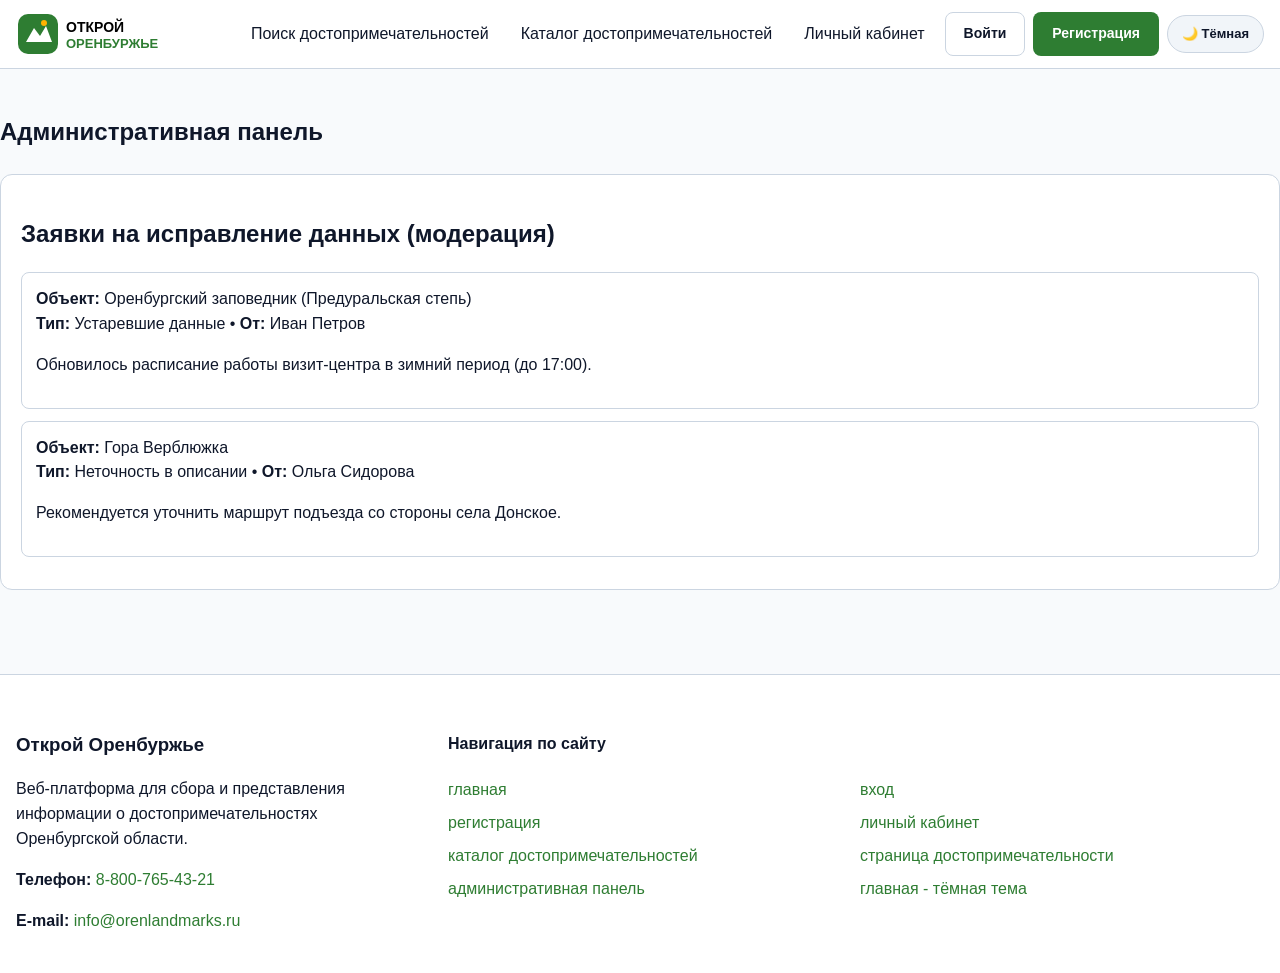
<file: admin.html>
<!DOCTYPE html>
<html lang="ru">
<head>
  <meta charset="UTF-8">
  <meta name="viewport" content="width=device-width, initial-scale=1.0">
  <title>Административная панель — Открой Оренбуржье</title>
  <link rel="stylesheet" href="css/style.css">
</head>
<body>
<header class="site-header">
  <div class="container header-inner">
    <a href="index.html" id="logo" aria-label="Открой Оренбуржье">
      <img src="media/logo.svg" alt="Логотип Открой Оренбуржье" width="180" height="44">
    </a>
    <input type="checkbox" id="nav-toggle" class="nav-toggle-input" aria-label="Открыть меню">
    <label for="nav-toggle" class="nav-toggle-label">
      <span></span>
      <span></span>
      <span></span>
    </label>
    <nav id="main-nav">
      <a href="index.html#search-section" id="go-to-search" class="nav-link">Поиск достопримечательностей</a>
      <a href="catalog.html" id="nav-catalog" class="nav-link">Каталог достопримечательностей</a>
      <a href="profile.html" id="nav-profile" class="nav-link">Личный кабинет</a>
      <a href="login.html" id="nav-login" class="btn btn-outline">Войти</a>
      <a href="register.html" id="nav-register" class="btn btn-primary">Регистрация</a>
      <a href="index_dark.html" class="theme-btn" title="Переключить тему оформления">🌙 Тёмная</a>
    </nav>
  </div>
</header>
<main class="container section">
  <h1 class="section-title">Административная панель</h1>
  <div class="info-panel">
    <h2>Заявки на исправление данных (модерация)</h2>
    <div class="comment-card">
      <strong>Объект:</strong> Оренбургский заповедник (Предуральская степь)<br>
      <strong>Тип:</strong> Устаревшие данные • <strong>От:</strong> Иван Петров<br>
      <p>Обновилось расписание работы визит-центра в зимний период (до 17:00).</p>
    </div>
    <div class="comment-card">
      <strong>Объект:</strong> Гора Верблюжка<br>
      <strong>Тип:</strong> Неточность в описании • <strong>От:</strong> Ольга Сидорова<br>
      <p>Рекомендуется уточнить маршрут подъезда со стороны села Донское.</p>
    </div>
  </div>
</main>
<footer id="footer">
  <div class="container footer-grid">
    <div>
      <h3>Открой Оренбуржье</h3>
      <p>Веб-платформа для сбора и представления информации о достопримечательностях Оренбургской области.</p>
      <p><strong>Телефон:</strong> <a href="tel:88007654321">8-800-765-43-21</a></p>
      <p><strong>E-mail:</strong> <a href="mailto:info@orenlandmarks.ru">info@orenlandmarks.ru</a></p>
    </div>
    <div>
      <h4>Навигация по сайту</h4>
      <ul class="footer-nav">
        <li><a href="index.html">главная</a></li>
        <li><a href="login.html">вход</a></li>
        <li><a href="register.html">регистрация</a></li>
        <li><a href="profile.html">личный кабинет</a></li>
        <li><a href="catalog.html">каталог достопримечательностей</a></li>
        <li><a href="landmark.html">страница достопримечательности</a></li>
        <li><a href="admin.html">административная панель</a></li>
        <li><a href="index_dark.html">главная - тёмная тема</a></li>
      </ul>
    </div>
  </div>
</footer>
</body>
</html>
</file>
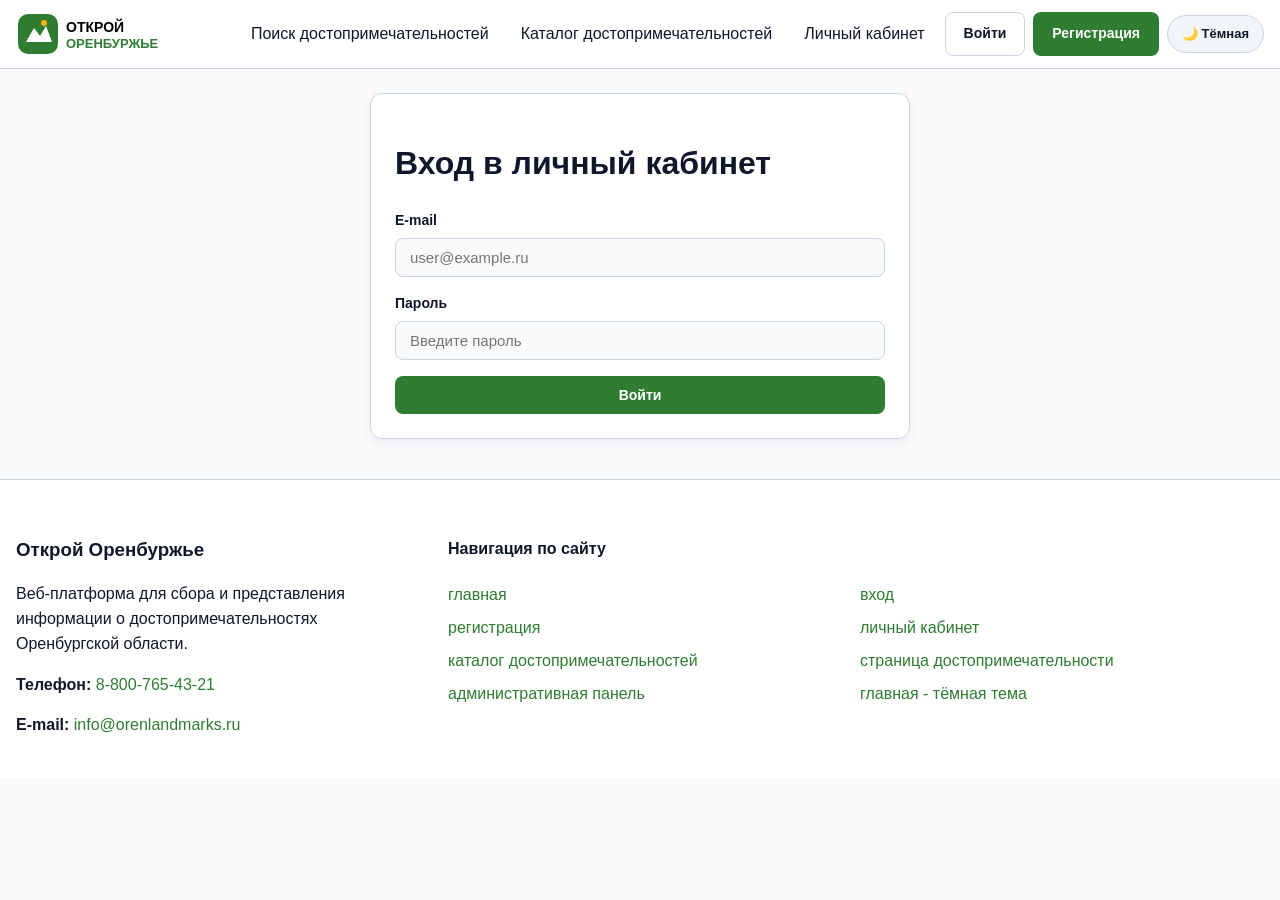
<file: login.html>
<!DOCTYPE html>
<html lang="ru">
<head>
  <meta charset="UTF-8">
  <meta name="viewport" content="width=device-width, initial-scale=1.0">
  <title>Вход в личный кабинет — Открой Оренбуржье</title>
  <link rel="stylesheet" href="css/style.css">
</head>
<body>
<header class="site-header">
  <div class="container header-inner">
    <a href="index.html" id="logo" aria-label="Открой Оренбуржье">
      <img src="media/logo.svg" alt="Логотип Открой Оренбуржье" width="180" height="44">
    </a>
    <input type="checkbox" id="nav-toggle" class="nav-toggle-input" aria-label="Открыть меню">
    <label for="nav-toggle" class="nav-toggle-label">
      <span></span>
      <span></span>
      <span></span>
    </label>
    <nav id="main-nav">
      <a href="index.html#search-section" id="go-to-search" class="nav-link">Поиск достопримечательностей</a>
      <a href="catalog.html" id="nav-catalog" class="nav-link">Каталог достопримечательностей</a>
      <a href="profile.html" id="nav-profile" class="nav-link">Личный кабинет</a>
      <a href="login.html" id="nav-login" class="btn btn-outline">Войти</a>
      <a href="register.html" id="nav-register" class="btn btn-primary">Регистрация</a>
      <a href="index_dark.html" class="theme-btn" title="Переключить тему оформления">🌙 Тёмная</a>
    </nav>
  </div>
</header>
<main class="container">
  <div class="form-box">
    <h1>Вход в личный кабинет</h1>
    <form id="login-form" action="profile.html" method="get">
      <div class="form-group">
        <label for="login-email">E-mail</label>
        <input type="email" id="login-email" name="email" class="form-control" placeholder="user@example.ru" required>
      </div>
      <div class="form-group">
        <label for="login-password">Пароль</label>
        <input type="password" id="login-password" name="password" class="form-control" placeholder="Введите пароль" required minlength="6">
      </div>
      <button type="submit" id="login-submit" class="btn btn-primary" style="width:100%;">Войти</button>
    </form>
  </div>
</main>
<footer id="footer">
  <div class="container footer-grid">
    <div>
      <h3>Открой Оренбуржье</h3>
      <p>Веб-платформа для сбора и представления информации о достопримечательностях Оренбургской области.</p>
      <p><strong>Телефон:</strong> <a href="tel:88007654321">8-800-765-43-21</a></p>
      <p><strong>E-mail:</strong> <a href="mailto:info@orenlandmarks.ru">info@orenlandmarks.ru</a></p>
    </div>
    <div>
      <h4>Навигация по сайту</h4>
      <ul class="footer-nav">
        <li><a href="index.html">главная</a></li>
        <li><a href="login.html">вход</a></li>
        <li><a href="register.html">регистрация</a></li>
        <li><a href="profile.html">личный кабинет</a></li>
        <li><a href="catalog.html">каталог достопримечательностей</a></li>
        <li><a href="landmark.html">страница достопримечательности</a></li>
        <li><a href="admin.html">административная панель</a></li>
        <li><a href="index_dark.html">главная - тёмная тема</a></li>
      </ul>
    </div>
  </div>
</footer>
</body>
</html>
</file>
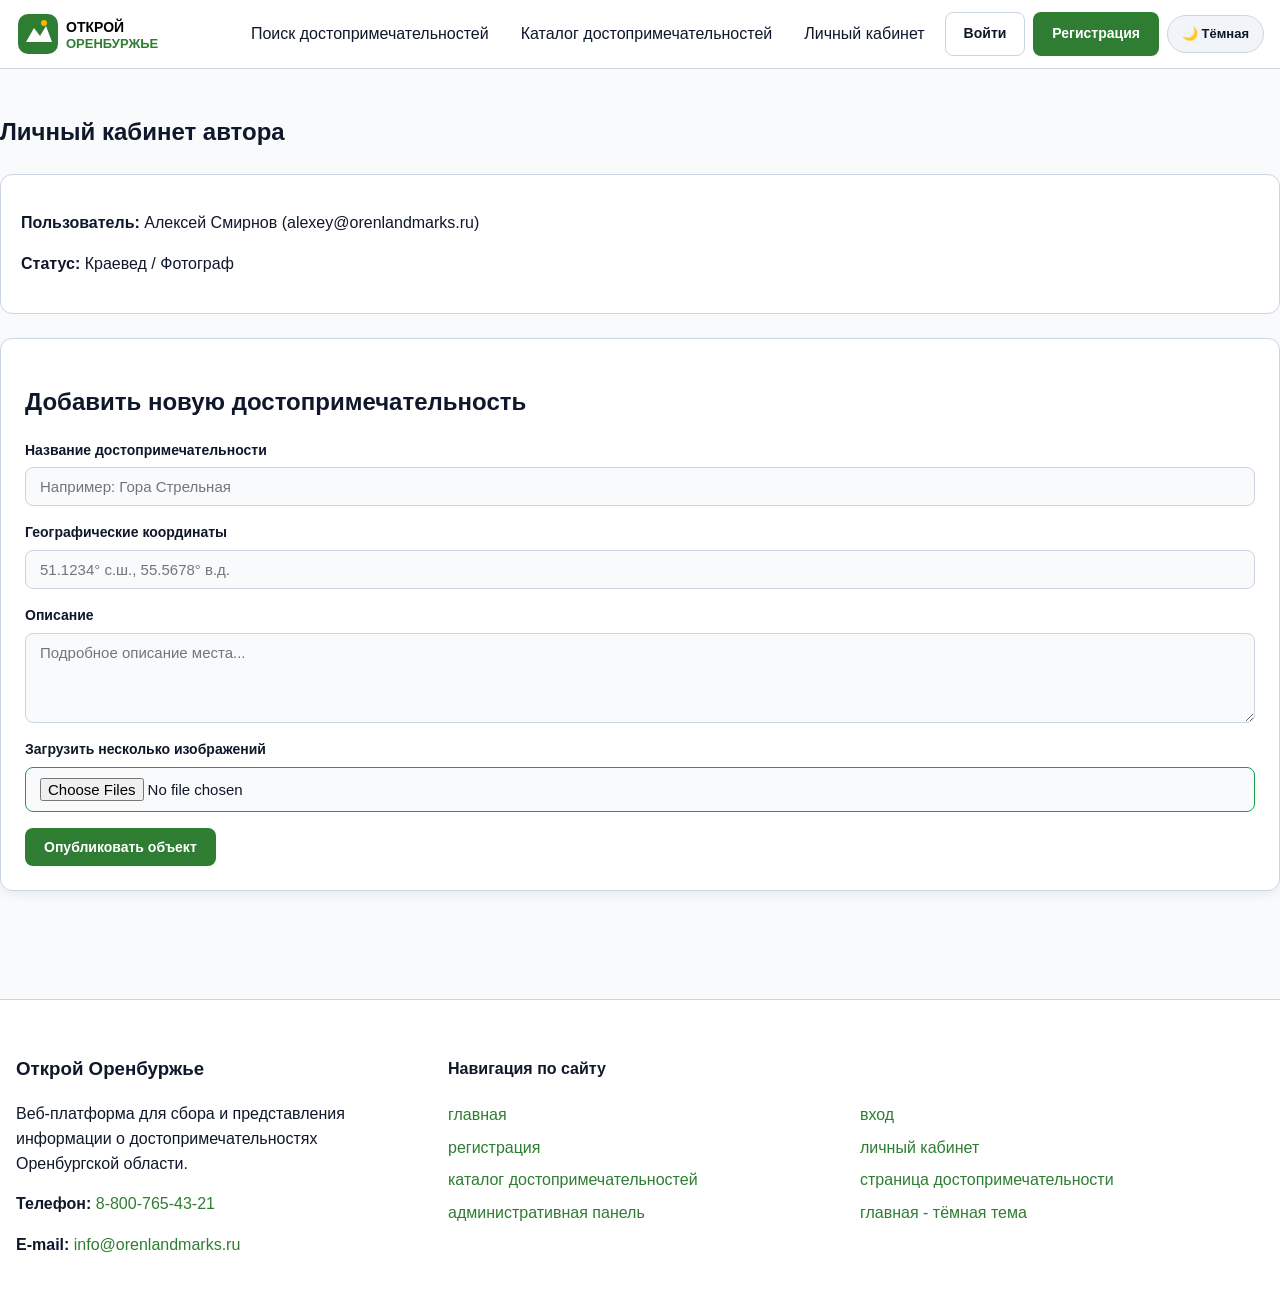
<file: profile.html>
<!DOCTYPE html>
<html lang="ru">
<head>
  <meta charset="UTF-8">
  <meta name="viewport" content="width=device-width, initial-scale=1.0">
  <title>Личный кабинет — Открой Оренбуржье</title>
  <link rel="stylesheet" href="css/style.css">
</head>
<body>
<header class="site-header">
  <div class="container header-inner">
    <a href="index.html" id="logo" aria-label="Открой Оренбуржье">
      <img src="media/logo.svg" alt="Логотип Открой Оренбуржье" width="180" height="44">
    </a>
    <input type="checkbox" id="nav-toggle" class="nav-toggle-input" aria-label="Открыть меню">
    <label for="nav-toggle" class="nav-toggle-label">
      <span></span>
      <span></span>
      <span></span>
    </label>
    <nav id="main-nav">
      <a href="index.html#search-section" id="go-to-search" class="nav-link">Поиск достопримечательностей</a>
      <a href="catalog.html" id="nav-catalog" class="nav-link">Каталог достопримечательностей</a>
      <a href="profile.html" id="nav-profile" class="nav-link">Личный кабинет</a>
      <a href="login.html" id="nav-login" class="btn btn-outline">Войти</a>
      <a href="register.html" id="nav-register" class="btn btn-primary">Регистрация</a>
      <a href="index_dark.html" class="theme-btn" title="Переключить тему оформления">🌙 Тёмная</a>
    </nav>
  </div>
</header>
<main class="container section">
  <h1 class="section-title">Личный кабинет автора</h1>
  <div class="info-panel" style="margin-bottom:24px;">
    <p><strong>Пользователь:</strong> Алексей Смирнов (alexey@orenlandmarks.ru)</p>
    <p><strong>Статус:</strong> Краевед / Фотограф</p>
  </div>
  <div class="form-box" style="max-width:100%;">
    <h2>Добавить новую достопримечательность</h2>
    <form action="catalog.html" method="get">
      <div class="form-group">
        <label for="new-title">Название достопримечательности</label>
        <input type="text" id="new-title" class="form-control" placeholder="Например: Гора Стрельная" required>
      </div>
      <div class="form-group">
        <label for="new-coords">Географические координаты</label>
        <input type="text" id="new-coords" class="form-control" placeholder="51.1234° с.ш., 55.5678° в.д." required>
      </div>
      <div class="form-group">
        <label for="new-desc">Описание</label>
        <textarea id="new-desc" rows="4" class="form-control" placeholder="Подробное описание места..." required></textarea>
      </div>
      <div class="form-group">
        <label for="new-photos">Загрузить несколько изображений</label>
        <input type="file" id="new-photos" class="form-control" multiple accept="image/*">
      </div>
      <button type="submit" class="btn btn-primary">Опубликовать объект</button>
    </form>
  </div>
</main>
<footer id="footer">
  <div class="container footer-grid">
    <div>
      <h3>Открой Оренбуржье</h3>
      <p>Веб-платформа для сбора и представления информации о достопримечательностях Оренбургской области.</p>
      <p><strong>Телефон:</strong> <a href="tel:88007654321">8-800-765-43-21</a></p>
      <p><strong>E-mail:</strong> <a href="mailto:info@orenlandmarks.ru">info@orenlandmarks.ru</a></p>
    </div>
    <div>
      <h4>Навигация по сайту</h4>
      <ul class="footer-nav">
        <li><a href="index.html">главная</a></li>
        <li><a href="login.html">вход</a></li>
        <li><a href="register.html">регистрация</a></li>
        <li><a href="profile.html">личный кабинет</a></li>
        <li><a href="catalog.html">каталог достопримечательностей</a></li>
        <li><a href="landmark.html">страница достопримечательности</a></li>
        <li><a href="admin.html">административная панель</a></li>
        <li><a href="index_dark.html">главная - тёмная тема</a></li>
      </ul>
    </div>
  </div>
</footer>
</body>
</html>
</file>
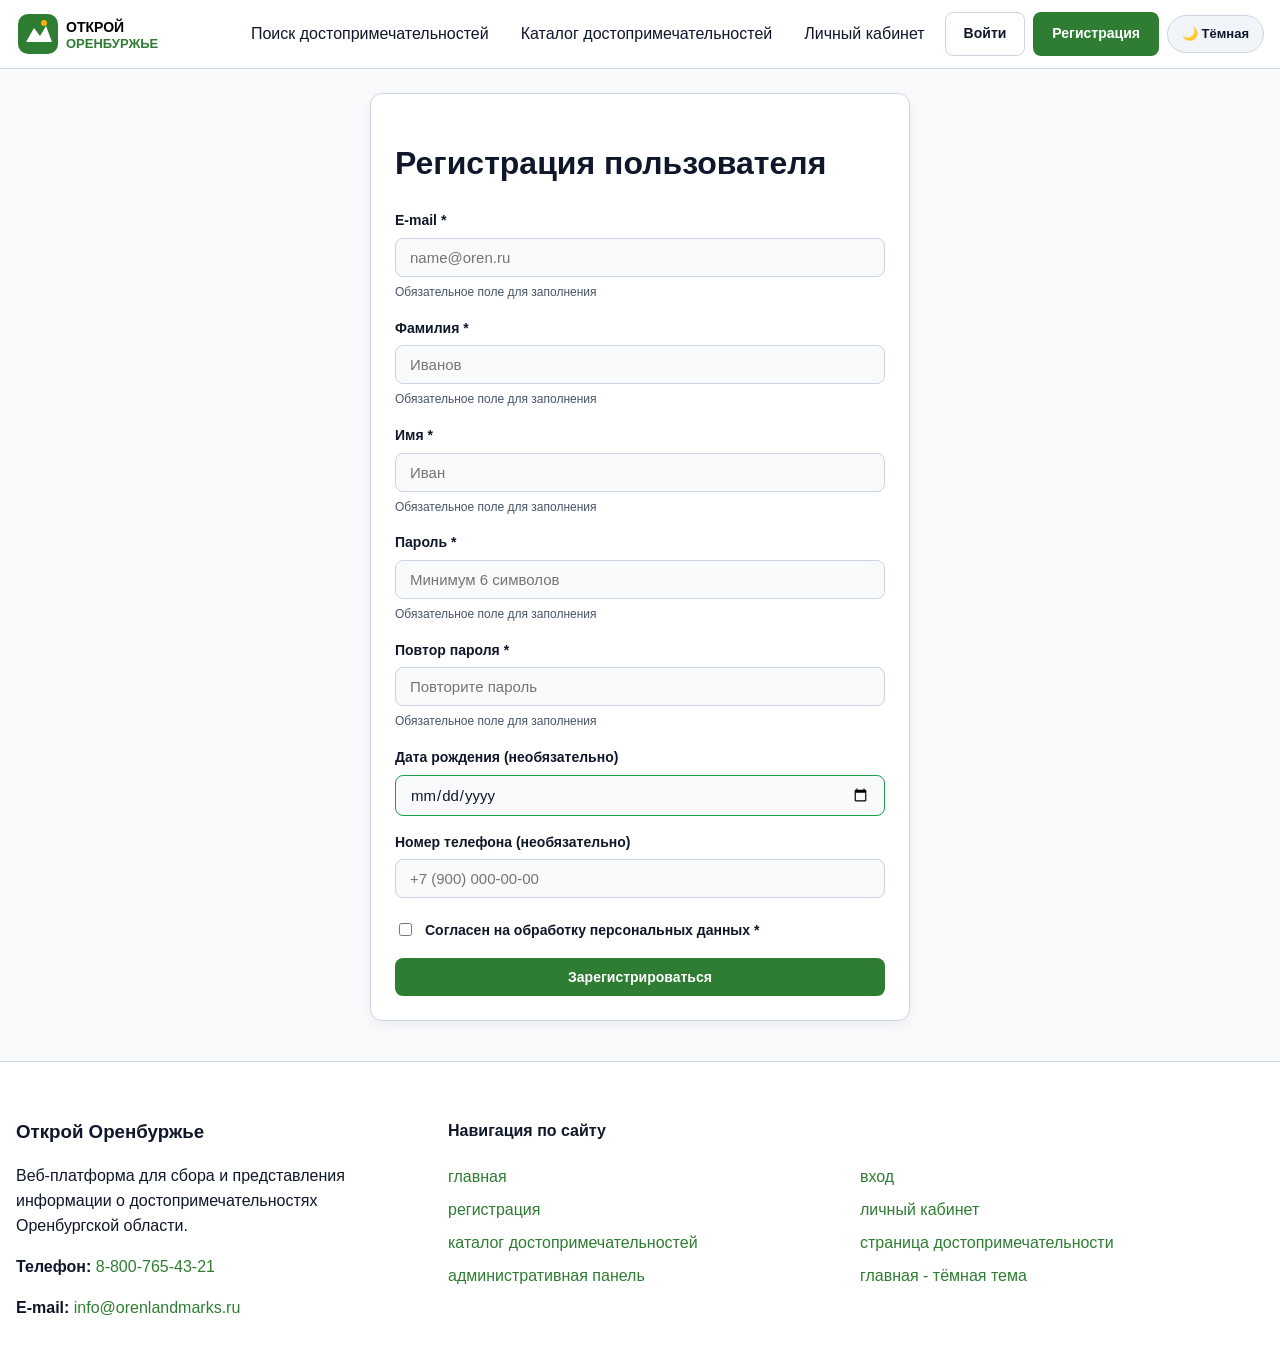
<file: register.html>
<!DOCTYPE html>
<html lang="ru">
<head>
  <meta charset="UTF-8">
  <meta name="viewport" content="width=device-width, initial-scale=1.0">
  <title>Регистрация — Открой Оренбуржье</title>
  <link rel="stylesheet" href="css/style.css">
</head>
<body>
<header class="site-header">
  <div class="container header-inner">
    <a href="index.html" id="logo" aria-label="Открой Оренбуржье">
      <img src="media/logo.svg" alt="Логотип Открой Оренбуржье" width="180" height="44">
    </a>
    <input type="checkbox" id="nav-toggle" class="nav-toggle-input" aria-label="Открыть меню">
    <label for="nav-toggle" class="nav-toggle-label">
      <span></span>
      <span></span>
      <span></span>
    </label>
    <nav id="main-nav">
      <a href="index.html#search-section" id="go-to-search" class="nav-link">Поиск достопримечательностей</a>
      <a href="catalog.html" id="nav-catalog" class="nav-link">Каталог достопримечательностей</a>
      <a href="profile.html" id="nav-profile" class="nav-link">Личный кабинет</a>
      <a href="login.html" id="nav-login" class="btn btn-outline">Войти</a>
      <a href="register.html" id="nav-register" class="btn btn-primary">Регистрация</a>
      <a href="index_dark.html" class="theme-btn" title="Переключить тему оформления">🌙 Тёмная</a>
    </nav>
  </div>
</header>
<main class="container">
  <div class="form-box">
    <h1>Регистрация пользователя</h1>
    <form id="register-form" action="profile.html" method="get">
      <div class="form-group">
        <label for="reg-email">E-mail *</label>
        <input type="email" id="reg-email" name="email" class="form-control" placeholder="name@oren.ru" required>
        <div class="validation-hints">
          <span class="hint-empty">Обязательное поле для заполнения</span>
          <span class="hint-invalid">Некорректный формат E-mail</span>
          <span class="hint-valid">E-mail заполнен корректно</span>
        </div>
      </div>
      <div class="form-group">
        <label for="reg-lastname">Фамилия *</label>
        <input type="text" id="reg-lastname" name="lastname" class="form-control" placeholder="Иванов" required minlength="2">
        <div class="validation-hints">
          <span class="hint-empty">Обязательное поле для заполнения</span>
          <span class="hint-invalid">Введите минимум 2 символа</span>
          <span class="hint-valid">Фамилия заполнена корректно</span>
        </div>
      </div>
      <div class="form-group">
        <label for="reg-firstname">Имя *</label>
        <input type="text" id="reg-firstname" name="firstname" class="form-control" placeholder="Иван" required minlength="2">
        <div class="validation-hints">
          <span class="hint-empty">Обязательное поле для заполнения</span>
          <span class="hint-invalid">Введите минимум 2 символа</span>
          <span class="hint-valid">Имя заполнено корректно</span>
        </div>
      </div>
      <div class="form-group">
        <label for="reg-password">Пароль *</label>
        <input type="password" id="reg-password" name="password" class="form-control" placeholder="Минимум 6 символов" required minlength="6">
        <div class="validation-hints">
          <span class="hint-empty">Обязательное поле для заполнения</span>
          <span class="hint-invalid">Пароль должен содержать от 6 символов</span>
          <span class="hint-valid">Надёжный пароль</span>
        </div>
      </div>
      <div class="form-group">
        <label for="reg-password-confirm">Повтор пароля *</label>
        <input type="password" id="reg-password-confirm" name="password_confirm" class="form-control" placeholder="Повторите пароль" required minlength="6">
        <div class="validation-hints">
          <span class="hint-empty">Обязательное поле для заполнения</span>
          <span class="hint-invalid">Повторите пароль (от 6 символов)</span>
          <span class="hint-valid">Поле заполнено корректно</span>
        </div>
      </div>
      <div class="form-group">
        <label for="reg-birthdate">Дата рождения (необязательно)</label>
        <input type="date" id="reg-birthdate" name="birthdate" class="form-control">
      </div>
      <div class="form-group">
        <label for="reg-phone">Номер телефона (необязательно)</label>
        <input type="tel" id="reg-phone" name="phone" class="form-control" placeholder="+7 (900) 000-00-00" pattern="[+0-9\s\-\(\)]{7,20}">
        <div class="validation-hints">
          <span class="hint-invalid">Некорректный номер телефона</span>
          <span class="hint-valid">Номер телефона корректен</span>
        </div>
      </div>
      <div class="form-group">
        <label class="checkbox-row">
          <input type="checkbox" id="reg-consent" name="consent" required>
          <span>Согласен на обработку персональных данных *</span>
        </label>
      </div>
      <button type="submit" id="reg-submit" class="btn btn-primary" style="width:100%;">Зарегистрироваться</button>
    </form>
  </div>
</main>
<footer id="footer">
  <div class="container footer-grid">
    <div>
      <h3>Открой Оренбуржье</h3>
      <p>Веб-платформа для сбора и представления информации о достопримечательностях Оренбургской области.</p>
      <p><strong>Телефон:</strong> <a href="tel:88007654321">8-800-765-43-21</a></p>
      <p><strong>E-mail:</strong> <a href="mailto:info@orenlandmarks.ru">info@orenlandmarks.ru</a></p>
    </div>
    <div>
      <h4>Навигация по сайту</h4>
      <ul class="footer-nav">
        <li><a href="index.html">главная</a></li>
        <li><a href="login.html">вход</a></li>
        <li><a href="register.html">регистрация</a></li>
        <li><a href="profile.html">личный кабинет</a></li>
        <li><a href="catalog.html">каталог достопримечательностей</a></li>
        <li><a href="landmark.html">страница достопримечательности</a></li>
        <li><a href="admin.html">административная панель</a></li>
        <li><a href="index_dark.html">главная - тёмная тема</a></li>
      </ul>
    </div>
  </div>
</footer>
</body>
</html>
</file>
<file: css/style.css>
/* ==========================================================================
   Стили платформы «Открой Оренбуржье» (HTML/CSS без JS и фреймворков)
   ========================================================================== */

:root {
  --bg-page: #f8fafc;
  --bg-surface: #ffffff;
  --bg-alt: #f1f5f9;
  --text-main: #0f172a;
  --text-muted: #475569;
  --border-color: #cbd5e1;
  --accent: #2e7d32;
  --accent-hover: #1b5e20;
  --accent-soft: #e8f5e9;
  --shadow: 0 4px 12px rgba(15, 23, 42, 0.06);
  --radius: 12px;
}

/* Мягкая тёмная тема (index_dark.html) — более 4 визуальных отличий */
body.dark-theme {
  --bg-page: #12161c;
  --bg-surface: #1b222c;
  --bg-alt: #242d3a;
  --text-main: #e2e8f0;
  --text-muted: #94a3b8;
  --border-color: #334155;
  --accent: #4ade80;
  --accent-hover: #22c55e;
  --accent-soft: #143322;
  --shadow: 0 6px 18px rgba(0, 0, 0, 0.35);
}

*, *::before, *::after {
  box-sizing: border-box;
}

html {
  scroll-behavior: smooth;
}

body {
  margin: 0;
  font-family: -apple-system, BlinkMacSystemFont, "Segoe UI", Roboto, Arial, sans-serif;
  background-color: var(--bg-page);
  color: var(--text-main);
  line-height: 1.55;
  overflow-x: hidden;
}

a {
  color: var(--accent);
  text-decoration: none;
  transition: color 0.2s ease;
}

a:hover {
  color: var(--accent-hover);
}

img {
  max-width: 100%;
  display: block;
}

.container {
  width: 100%;
  max-width: 1280px;
  margin: 0 auto;
  padding: 0 16px;
}

/* Шапка и бургер-меню на чистом CSS */
.site-header {
  position: sticky;
  top: 0;
  z-index: 100;
  background-color: var(--bg-surface);
  border-bottom: 1px solid var(--border-color);
}

.header-inner {
  display: flex;
  align-items: center;
  justify-content: space-between;
  min-height: 68px;
  gap: 12px;
  flex-wrap: wrap;
}

#logo {
  display: inline-flex;
  align-items: center;
  color: var(--text-main);
  font-weight: 700;
  font-size: 18px;
}

.nav-toggle-input {
  display: none;
}

.nav-toggle-label {
  display: flex;
  flex-direction: column;
  justify-content: center;
  gap: 5px;
  width: 38px;
  height: 38px;
  padding: 6px;
  border: 1px solid var(--border-color);
  border-radius: 8px;
  cursor: pointer;
  margin-left: auto;
}

.nav-toggle-label span {
  display: block;
  height: 2px;
  width: 100%;
  background-color: var(--text-main);
  transition: transform 0.2s ease;
}

#main-nav {
  display: none;
  width: 100%;
  flex-direction: column;
  gap: 10px;
  padding: 12px 0 16px;
  border-top: 1px solid var(--border-color);
}

.nav-toggle-input:checked ~ #main-nav {
  display: flex;
}

.nav-link {
  color: var(--text-main);
  font-weight: 500;
  padding: 8px 12px;
  border-radius: 8px;
}

.nav-link:hover {
  background-color: var(--bg-alt);
  color: var(--accent);
}

.btn {
  display: inline-flex;
  align-items: center;
  justify-content: center;
  gap: 6px;
  padding: 10px 18px;
  border-radius: 8px;
  font-weight: 600;
  font-size: 14px;
  border: 1px solid transparent;
  cursor: pointer;
  transition: background-color 0.2s ease, transform 0.2s ease, border-color 0.2s ease;
}

.btn-primary {
  background-color: var(--accent);
  color: #ffffff;
}

body.dark-theme .btn-primary {
  color: #0b1911;
}

.btn-primary:hover {
  background-color: var(--accent-hover);
  color: #ffffff;
}

.btn-outline {
  background-color: transparent;
  border-color: var(--border-color);
  color: var(--text-main);
}

.btn-outline:hover {
  border-color: var(--accent);
  color: var(--accent);
}

.theme-btn {
  padding: 8px 14px;
  border-radius: 20px;
  border: 1px solid var(--border-color);
  background-color: var(--bg-alt);
  color: var(--text-main);
  font-size: 13px;
  font-weight: 600;
  display: inline-flex;
  align-items: center;
  gap: 6px;
}

.theme-btn:hover {
  border-color: var(--accent);
  color: var(--accent);
}

/* Главный баннер (Hero) */
.hero {
  position: relative;
  padding: 56px 0;
  background-image: linear-gradient(rgba(15, 23, 42, 0.62), rgba(15, 23, 42, 0.72)), url("https://nashural.ru/assets/uploads/iILI5yYflUpfuDDVtEJR26Ox56qi5xF6o7S3ycFjzCj_u5IFlva8SFAsPF5Ohf6F8fUkfeSGbuWoHSCUnCG2z3WG0FKvGg.jpg");
  background-size: cover;
  background-position: center;
  color: #ffffff;
}

body.dark-theme .hero {
  background-image: linear-gradient(rgba(10, 14, 20, 0.76), rgba(10, 14, 20, 0.86)), url("https://nashural.ru/assets/uploads/iILI5yYflUpfuDDVtEJR26Ox56qi5xF6o7S3ycFjzCj_u5IFlva8SFAsPF5Ohf6F8fUkfeSGbuWoHSCUnCG2z3WG0FKvGg.jpg");
}

.hero-content {
  max-width: 720px;
}

.hero h1 {
  margin: 0 0 14px;
  font-size: 28px;
  line-height: 1.2;
}

.hero p {
  margin: 0 0 24px;
  font-size: 16px;
  color: #e2e8f0;
}

/* Секции */
.section {
  padding: 44px 0;
  content-visibility: auto;
  contain-intrinsic-size: 1px 500px;
}

.section-title {
  margin: 0 0 24px;
  font-size: 24px;
}

/* Быстрый поиск */
#search-section {
  background-color: var(--bg-surface);
  border-bottom: 1px solid var(--border-color);
  padding: 28px 0;
}

.search-form {
  display: flex;
  flex-direction: column;
  gap: 12px;
}

#search-input {
  width: 100%;
  padding: 12px 16px;
  border: 1px solid var(--border-color);
  border-radius: 8px;
  background-color: var(--bg-page);
  color: var(--text-main);
  font-size: 15px;
}

/* Преимущества (Инфографика) */
.advantages-grid {
  display: grid;
  grid-template-columns: 1fr;
  gap: 16px;
}

.adv-card {
  display: flex;
  align-items: center;
  gap: 14px;
  padding: 18px;
  background-color: var(--bg-surface);
  border: 1px solid var(--border-color);
  border-radius: var(--radius);
  box-shadow: var(--shadow);
}

.adv-card img {
  width: 48px;
  height: 48px;
  flex-shrink: 0;
}

/* Карточки достопримечательностей */
.cards-grid {
  display: grid;
  grid-template-columns: 1fr;
  gap: 20px;
}

.landmark-card {
  display: flex;
  flex-direction: column;
  background-color: var(--bg-surface);
  border: 1px solid var(--border-color);
  border-radius: var(--radius);
  overflow: hidden;
  box-shadow: var(--shadow);
  transition: transform 0.2s ease, border-color 0.2s ease;
  will-change: transform;
}

.landmark-card:hover {
  transform: translateY(-4px);
  border-color: var(--accent);
}

.card-thumb {
  position: relative;
  aspect-ratio: 16 / 10;
  background-color: var(--bg-alt);
  overflow: hidden;
}

.card-thumb img {
  width: 100%;
  height: 100%;
  object-fit: cover;
}

.card-badge {
  position: absolute;
  top: 10px;
  left: 10px;
  background-color: rgba(15, 23, 42, 0.8);
  color: #ffffff;
  font-size: 12px;
  padding: 4px 10px;
  border-radius: 20px;
}

.card-photos-count {
  position: absolute;
  bottom: 10px;
  right: 10px;
  background-color: rgba(15, 23, 42, 0.8);
  color: #ffffff;
  font-size: 12px;
  padding: 3px 8px;
  border-radius: 6px;
}

.card-body {
  padding: 16px;
  display: flex;
  flex-direction: column;
  gap: 8px;
  flex: 1;
}

.card-title {
  margin: 0;
  font-size: 18px;
}

.card-meta {
  font-size: 13px;
  color: var(--text-muted);
  display: flex;
  flex-direction: column;
  gap: 4px;
}

.rating-row {
  display: flex;
  align-items: center;
  gap: 4px;
  font-size: 13px;
  font-weight: 600;
}

.stars {
  display: inline-flex;
  gap: 2px;
}

.card-actions {
  margin-top: auto;
  padding-top: 12px;
}

/* Партнёры */
.partners-grid {
  display: grid;
  grid-template-columns: 1fr;
  gap: 16px;
}

.partner-item {
  background-color: var(--bg-surface);
  border: 1px solid var(--border-color);
  border-radius: var(--radius);
  padding: 16px;
  display: flex;
  justify-content: center;
  align-items: center;
}

/* Подвал сайта */
#footer {
  background-color: var(--bg-surface);
  border-top: 1px solid var(--border-color);
  padding: 36px 0 24px;
  margin-top: 40px;
}

.footer-grid {
  display: grid;
  grid-template-columns: 1fr;
  gap: 24px;
}

.footer-nav {
  list-style: none;
  padding: 0;
  margin: 0;
  display: grid;
  grid-template-columns: 1fr;
  gap: 8px;
}

/* Формы (Вход, Регистрация, Предложить исправление) */
.form-box {
  max-width: 540px;
  margin: 24px auto;
  background-color: var(--bg-surface);
  border: 1px solid var(--border-color);
  border-radius: var(--radius);
  padding: 24px;
  box-shadow: var(--shadow);
}

.form-group {
  margin-bottom: 16px;
  display: flex;
  flex-direction: column;
  gap: 6px;
}

.form-group label {
  font-weight: 600;
  font-size: 14px;
}

.form-control {
  padding: 10px 14px;
  border: 1px solid var(--border-color);
  border-radius: 8px;
  background-color: var(--bg-page);
  color: var(--text-main);
  font-size: 15px;
  font-family: inherit;
}

.form-control:focus {
  outline: none;
  border-color: var(--accent);
}

/* Состояния валидации на чистом CSS */
.validation-hints {
  display: flex;
  flex-direction: column;
  gap: 4px;
  font-size: 12px;
}

.hint-empty {
  color: var(--text-muted);
}

.hint-invalid {
  display: none;
  color: #dc2626;
}

.hint-valid {
  display: none;
  color: #16a34a;
}

.form-control:not(:placeholder-shown):invalid {
  border-color: #dc2626;
}

.form-control:not(:placeholder-shown):invalid ~ .validation-hints .hint-invalid {
  display: block;
}

.form-control:not(:placeholder-shown):invalid ~ .validation-hints .hint-empty {
  display: none;
}

.form-control:not(:placeholder-shown):valid {
  border-color: #16a34a;
}

.form-control:not(:placeholder-shown):valid ~ .validation-hints .hint-valid {
  display: block;
}

.form-control:not(:placeholder-shown):valid ~ .validation-hints .hint-empty {
  display: none;
}

.checkbox-row {
  display: flex;
  align-items: flex-start;
  gap: 10px;
  font-size: 14px;
}

/* Страница достопримечательности и слайдер на чистом CSS */
.landmark-layout {
  display: flex;
  flex-direction: column;
  gap: 24px;
}

.css-slider {
  background-color: var(--bg-surface);
  border: 1px solid var(--border-color);
  border-radius: var(--radius);
  padding: 12px;
}

.css-slider input[type="radio"] {
  display: none;
}

.slides-wrap {
  position: relative;
  aspect-ratio: 16 / 9;
  border-radius: 8px;
  overflow: hidden;
  background-color: var(--bg-alt);
}

.slide-item {
  display: none;
  width: 100%;
  height: 100%;
}

.slide-item img {
  width: 100%;
  height: 100%;
  object-fit: cover;
}

#slide-1:checked ~ .slides-wrap .slide-1,
#slide-2:checked ~ .slides-wrap .slide-2,
#slide-3:checked ~ .slides-wrap .slide-3 {
  display: block;
}

.slider-thumbs {
  display: grid;
  grid-template-columns: repeat(3, 1fr);
  gap: 10px;
  margin-top: 10px;
}

.slider-thumbs label {
  cursor: pointer;
  border-radius: 6px;
  overflow: hidden;
  border: 2px solid transparent;
  aspect-ratio: 16 / 9;
}

.slider-thumbs label img {
  width: 100%;
  height: 100%;
  object-fit: cover;
}

#slide-1:checked ~ .slider-thumbs label[for="slide-1"],
#slide-2:checked ~ .slider-thumbs label[for="slide-2"],
#slide-3:checked ~ .slider-thumbs label[for="slide-3"] {
  border-color: var(--accent);
}

.info-panel {
  background-color: var(--bg-surface);
  border: 1px solid var(--border-color);
  border-radius: var(--radius);
  padding: 20px;
}

.comment-card {
  padding: 14px;
  border: 1px solid var(--border-color);
  border-radius: 8px;
  background-color: var(--bg-surface);
  margin-bottom: 12px;
}

.print-only-title {
  display: none;
}

/* ==========================================================================
   Адаптивность: Десктоп (от 992px до 1920px) — более 4 структурных изменений
   ========================================================================== */
@media (min-width: 992px) {
  /* 1. Перестройка шапки и отключение бургер-меню в горизонтальную панель */
  .nav-toggle-label {
    display: none;
  }

  #main-nav {
    display: flex;
    width: auto;
    flex-direction: row;
    align-items: center;
    padding: 0;
    border-top: none;
    margin-left: auto;
    gap: 8px;
  }

  /* 2. Увеличение типографики и отступов Hero-секции */
  .hero {
    padding: 96px 0;
  }

  .hero h1 {
    font-size: 44px;
  }

  /* 3. Перевод поисковой формы в горизонтальную строку */
  .search-form {
    flex-direction: row;
  }

  #search-input {
    flex: 1;
  }

  /* 4. Перестроение сеток преимуществ (4 колонки) и карточек (3 колонки) */
  .advantages-grid {
    grid-template-columns: repeat(4, 1fr);
  }

  .cards-grid {
    grid-template-columns: repeat(3, 1fr);
  }

  .partners-grid {
    grid-template-columns: repeat(3, 1fr);
  }

  /* 5. Двухколоночный макет подвала и страницы достопримечательности */
  .footer-grid {
    grid-template-columns: 1fr 2fr;
  }

  .footer-nav {
    grid-template-columns: repeat(2, 1fr);
  }

  .landmark-layout {
    display: grid;
    grid-template-columns: 3fr 2fr;
    align-items: start;
  }
}

/* ==========================================================================
   Стили для печати (Ctrl + P)
   ========================================================================== */
@media print {
  body {
    background: #ffffff !important;
    color: #000000 !important;
  }

  .site-header,
  #footer,
  .card-badge,
  .card-photos-count,
  .card-meta,
  .rating-row,
  .card-actions,
  .hero,
  #search-section,
  #advantages-section,
  #partners-section {
    display: none !important;
  }

  .print-only-title {
    display: block !important;
    font-size: 24px;
    font-weight: bold;
    margin-bottom: 20px;
    color: #000000 !important;
  }

  .cards-grid {
    display: block !important;
  }

  .landmark-card {
    border: 1px solid #000000 !important;
    box-shadow: none !important;
    margin-bottom: 16px;
    page-break-inside: avoid;
  }

  .landmark-card img {
    filter: grayscale(100%) !important;
    max-height: 220px;
  }
}
</file>
